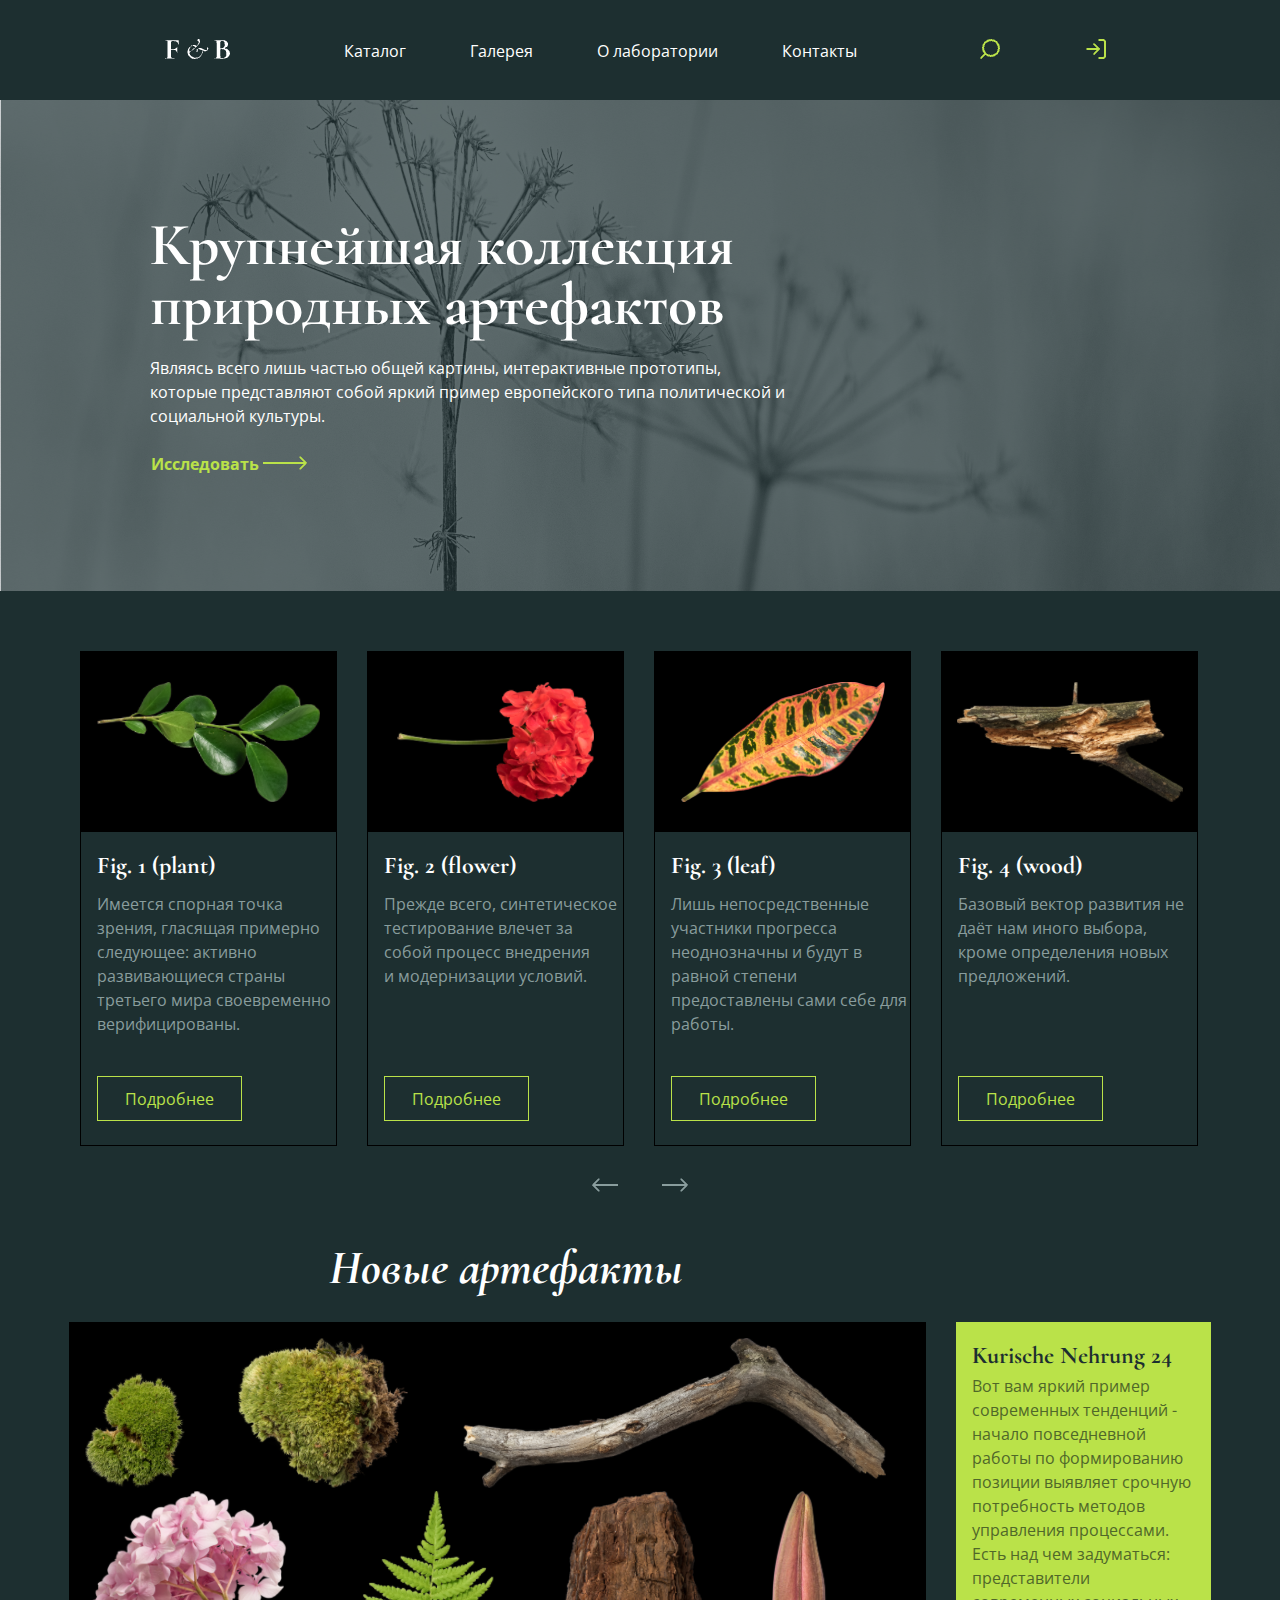
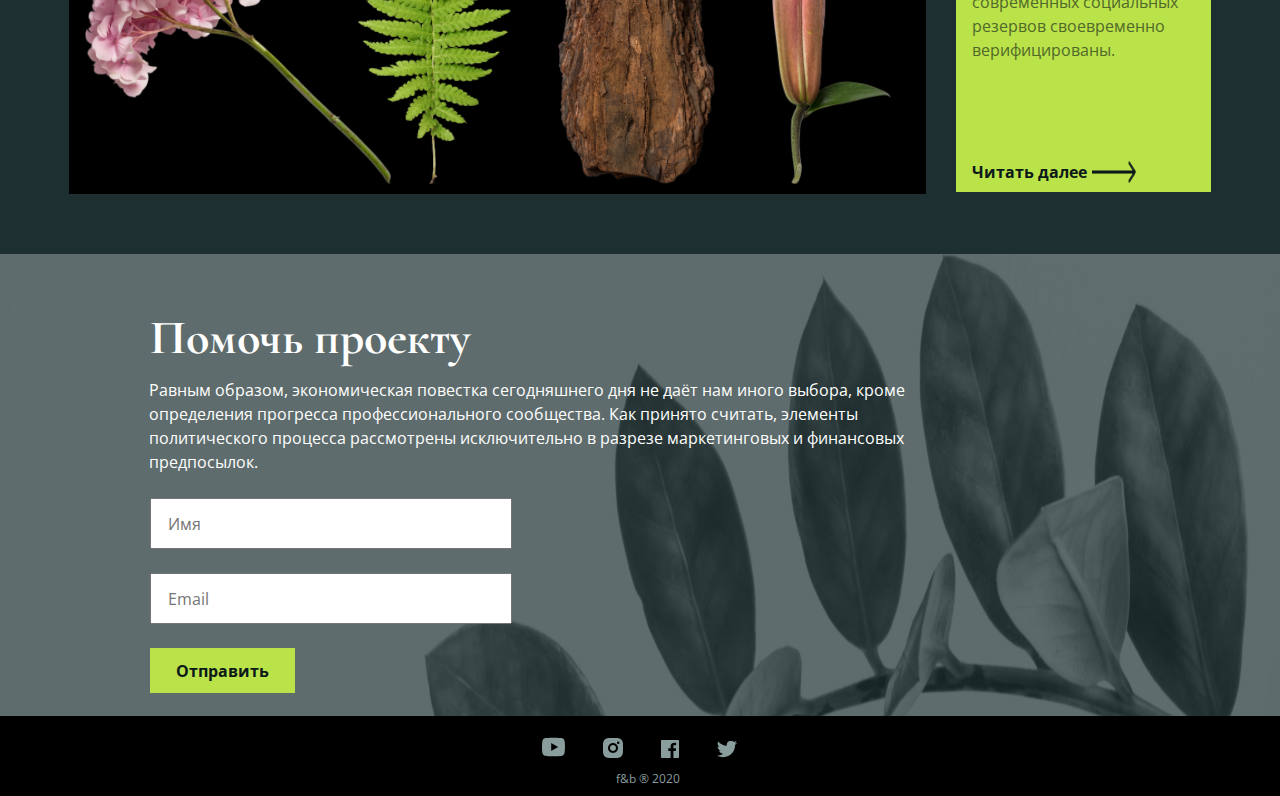
<file: index.html>
<!DOCTYPE html>
<html lang="en">
<head>
    <meta charset="UTF-8">
    <meta name="viewport" content="width=device-width, initial-scale=1.0">
    <meta name="yandex-verification" content="d23cc61662e3f86b" />
    <title>NatureArtefacts</title>
    <link rel="preconnect" href="https://fonts.googleapis.com">
    <link rel="preconnect" href="https://fonts.gstatic.com" crossorigin>
    <link href="https://fonts.googleapis.com/css2?family=Cormorant:ital,wght@0,300..700;1,300..700&family=Open+Sans:ital,wght@0,300..800;1,300..800&display=swap" rel="stylesheet">
    <link rel="stylesheet" href="./css/normalize.css">
    <link rel="stylesheet" href="./css/style.css">
    <link rel="stylesheet" href="./css/media.css">
    <script src="./js/main.js" defer></script>
</head>
<body>
    <!-- Yandex.Metrika counter -->
<script type="text/javascript" >
   (function(m,e,t,r,i,k,a){m[i]=m[i]||function(){(m[i].a=m[i].a||[]).push(arguments)};
   m[i].l=1*new Date();
   for (var j = 0; j < document.scripts.length; j++) {if (document.scripts[j].src === r) { return; }}
   k=e.createElement(t),a=e.getElementsByTagName(t)[0],k.async=1,k.src=r,a.parentNode.insertBefore(k,a)})
   (window, document, "script", "https://mc.yandex.ru/metrika/tag.js", "ym");

   ym(101640516, "init", {
        clickmap:true,
        trackLinks:true,
        accurateTrackBounce:true,
        webvisor:true
   });
</script>
<noscript><div><img src="https://mc.yandex.ru/watch/101640516" style="position:absolute; left:-9999px;" alt="" /></div></noscript>
<!-- /Yandex.Metrika counter -->
    <header class="header">
        <div class="logo"><img src="./logo/logo.png" alt=""></div>
        <div class="nav">
            <a href="">Каталог</a>
            <a href="">Галерея</a>
            <a href="">О лаборатории</a>
            <a href="">Контакты</a>
        </div>
        <div class="rightnav">
            <button><img src="./vectors/search.png" alt=""></button>
            <button><img src="./vectors/log-in.png" alt=""></button>
        </div>
    </header>
    <section class="section2">
        <img src="./img/s1backgr.png" alt="" class="background">
        <h1>Крупнейшая коллекция природных артефактов</h1>
        <p>Являясь всего лишь частью общей картины, интерактивные прототипы, которые представляют собой яркий пример европейского типа политической и социальной культуры.</p>
        <a href="">Исследовать <img src="./vectors/arrow.png" alt=""></a>
    </section>
    <section class="slider">
        <div class="swiper">
            <div class="swiper-wrapper">
                        <div class="swiper-slide">
                            <div class="imgslider">
                                <img src="./img/Layer 3.png" alt="">
                            </div>
                                <p class="hcard">Fig. 1 (plant)</p>
                                <p  class="slideinfo">Имеется спорная точка зрения, гласящая примерно следующее: активно развивающиеся страны третьего мира своевременно верифицированы.</p>
                                <button class="slidebutton">Подробнее</button>
                        </div>
                        <div class="swiper-slide">
                            <div class="imgslider">
                                <img src="./img/Layer 2.png" alt="">
                            </div>
                                <p class="hcard">Fig. 2 (flower)</p>
                                <p  class="slideinfo">Прежде всего, синтетическое тестирование влечет за собой процесс внедрения и модернизации условий.</p>
                                <button class="slidebutton">Подробнее</button> 
                        </div>
                        <div class="swiper-slide">
                            <div class="imgslider">
                                <img src="./img/Layer 4.png" alt="">
                            </div>
                                <p class="hcard">Fig. 3 (leaf)</p>
                                <p  class="slideinfo">Лишь непосредственные участники прогресса неоднозначны и будут в равной степени предоставлены сами себе для работы.</p>
                                <button class="slidebutton">Подробнее</button>
                        </div>
                        <div class="swiper-slide">
                            <div class="imgslider">
                                <img src="./img/Layer 1 1.png" alt="">
                            </div>
                                <p class="hcard">Fig. 4 (wood)</p>
                                <p  class="slideinfo">Базовый вектор развития не даёт нам иного выбора, кроме определения новых предложений.</p>
                                <button class="slidebutton">Подробнее</button>
                        </div>
                        <div class="swiper-slide">
                            <div class="imgslider">
                                <img src="./img/Layer 2.png" alt="">
                            </div>
                                <p class="hcard">Fig. 1 (plant)</p>
                                <p  class="slideinfo">Имеется спорная точка зрения, гласящая примерно следующее: активно развивающиеся страны третьего мира своевременно верифицированы.</p>
                                <button class="slidebutton">Подробнее</button>
                        </div>
                        <div class="swiper-slide">
                            <div class="imgslider">
                                <img src="./img/Layer 1 1.png" alt="">
                            </div>
                                <p class="hcard">Fig. 1 (plant)</p>
                                <p  class="slideinfo">Имеется спорная точка зрения, гласящая примерно следующее: активно развивающиеся страны третьего мира своевременно верифицированы.</p>
                                <button class="slidebutton">Подробнее</button>
                        </div>
                        <div class="swiper-slide">
                            <div class="imgslider">
                                <img src="./img/Layer 4.png" alt="">
                            </div>
                                <p class="hcard">Fig. 1 (plant)</p>
                                <p  class="slideinfo">Имеется спорная точка зрения, гласящая примерно следующее: активно развивающиеся страны третьего мира своевременно верифицированы.</p>
                                <button class="slidebutton">Подробнее</button>
                        </div>
                        <div class="swiper-slide">
                            <div class="imgslider">
                                <img src="./img/Layer 3.png" alt="">
                            </div>
                                <p class="hcard">Fig. 1 (plant)</p>
                                <p  class="slideinfo">Имеется спорная точка зрения, гласящая примерно следующее: активно развивающиеся страны третьего мира своевременно верифицированы.</p>
                                <button class="slidebutton">Подробнее</button>
                        </div>
                    </div>
                    <div class="swiper-button">
                        <button class="prev" id="left"><img  src="./vectors/Arrowslider_l.png" alt=""></button>
                        <button class="next" id="right"> <img  src="./vectors/Arrowslider_r.png" alt=""></button>
                    </div>
                </div>
        </section>
        <div class="pos">
            <section class="newartefacts">
                <h2>Новые артефакты</h2>
                <div class="flexsection">
                    <div class="swiper2">
                        <div class="swiperinvise">
                            <img src="./img/s3_1.png" alt="" class="img1">
                            <img src="./img/s3_2.png" alt="" class="img2">
                            <img src="./img/s3_3.png" alt="" class="img3">
                            <img src="./img/s3_4.png" alt="" class="img4">
                            <img src="./img/s3_5.png" alt="" class="img5">
                            <img src="./img/s4_6.png" alt="" class="img6">
                            <img src="./img/s3_7.png" alt="" class="img7">
                        </div>
                    </div>
                    <div class="righttext">
                        <h3>Kurische Nehrung 24</h3>
                        <p>Вот вам яркий пример современных тенденций - начало повседневной работы по формированию позиции выявляет срочную потребность методов управления процессами. 
                            Есть над чем задуматься: представители современных социальных резервов своевременно верифицированы.</p>
                            <a href="#">Читать далее <img src="./vectors/Arrowsec2.png" alt=""></a>   
                        </div>
                    </div>
                </div>
            </section>
            <section class="feedback">
                <img src="./img/bgfeedback.jpg" alt="" class="background-fb">
                <div class="body-fb">
                    <h4>Помочь проекту</h4>
                    <p>Равным образом, экономическая повестка сегодняшнего дня не даёт нам иного выбора, кроме определения прогресса профессионального сообщества. Как принято считать, элементы политического процесса рассмотрены исключительно в разрезе маркетинговых и финансовых предпосылок. </p>
                    <div class="input-fb">
                        <input type="text" placeholder="Имя">
                        <input type="text" placeholder="Email">
                        <button class="button-fb">Отправить</button>
                    </div>
                </div>
            </section>
            <section class="footer">
                <div class="buttons">
                    <span><img src="./vectors/youtube.svg" alt="" height="22px" width="23px"></span>
                    <span><img src="./vectors/instagram.svg" alt=""></span>
                    <span><img src="./vectors/facebook.svg" alt=""></span>
                    <span><img src="./vectors/X.svg" alt=""></span>
                </div>
                <div class="company">
                    <p>f&b ® 2020</p>
                </div>
            </section>
    
</body>
</html>
</file>
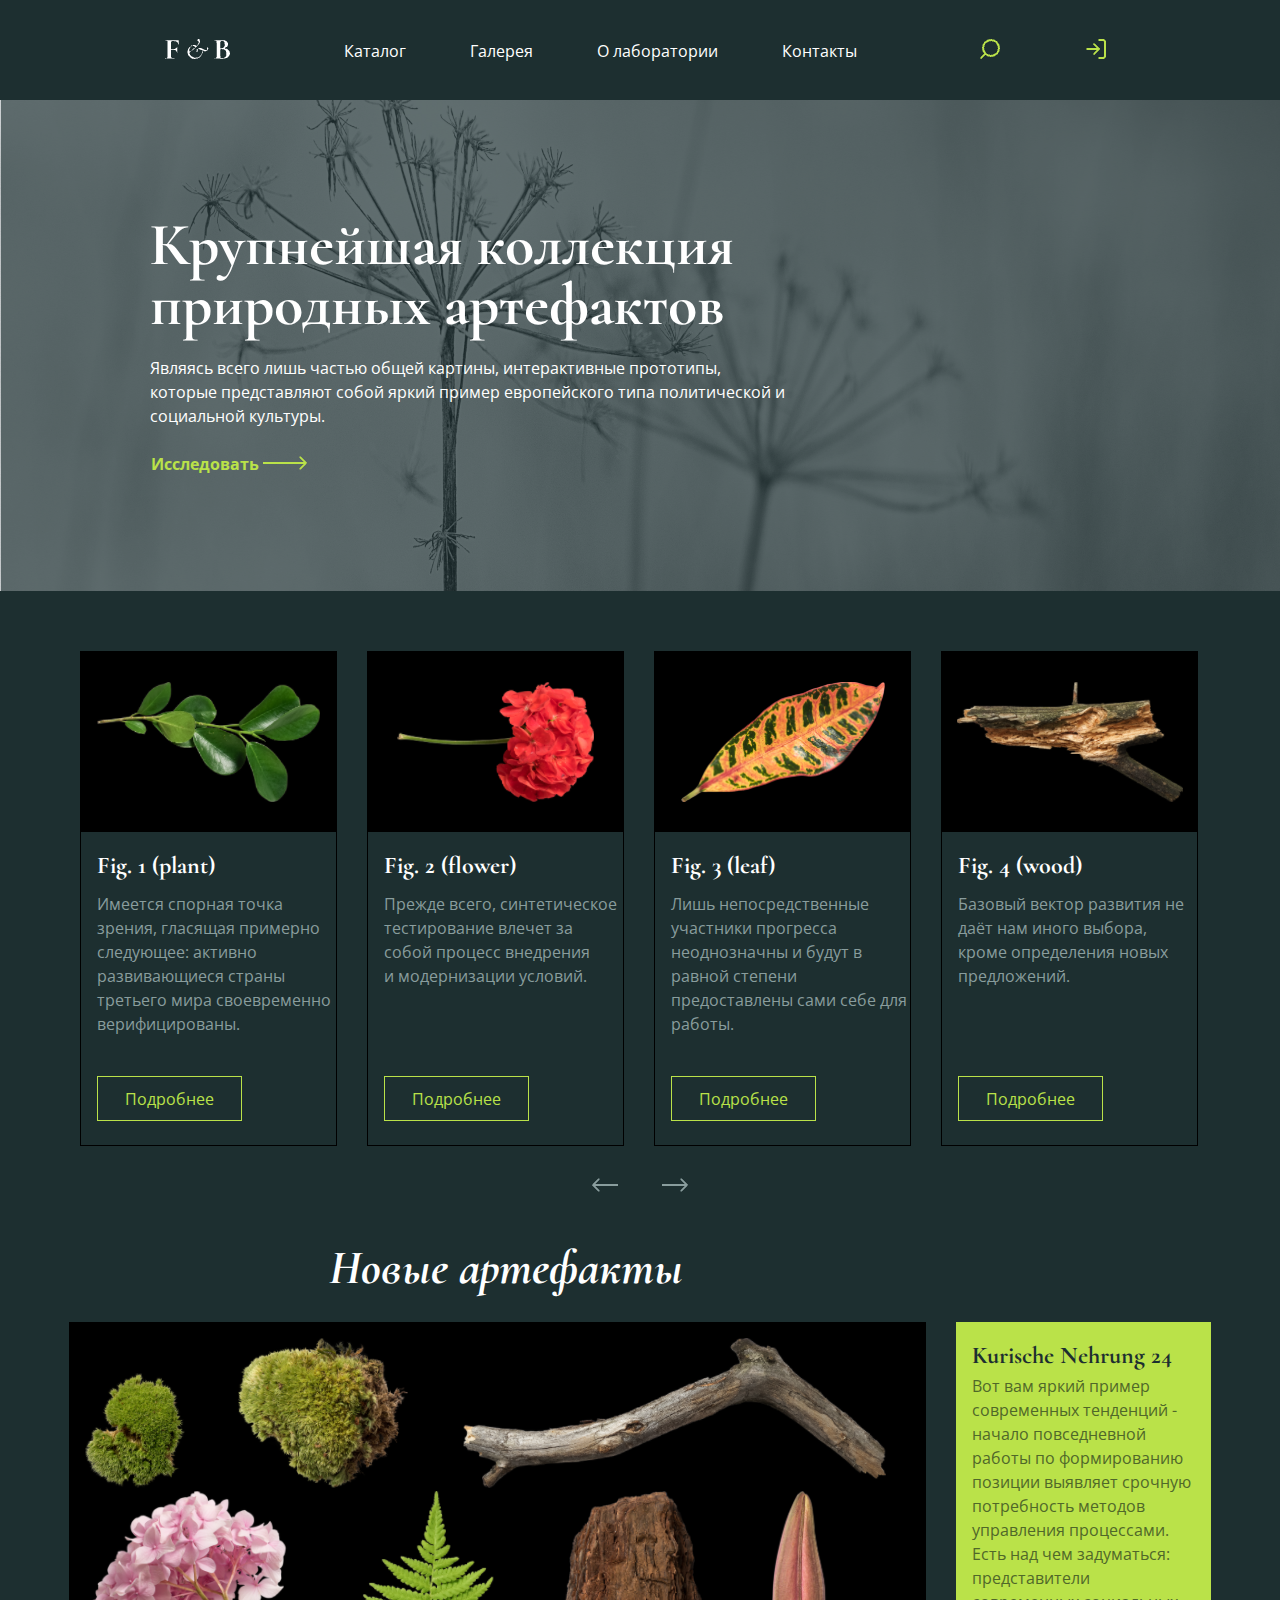
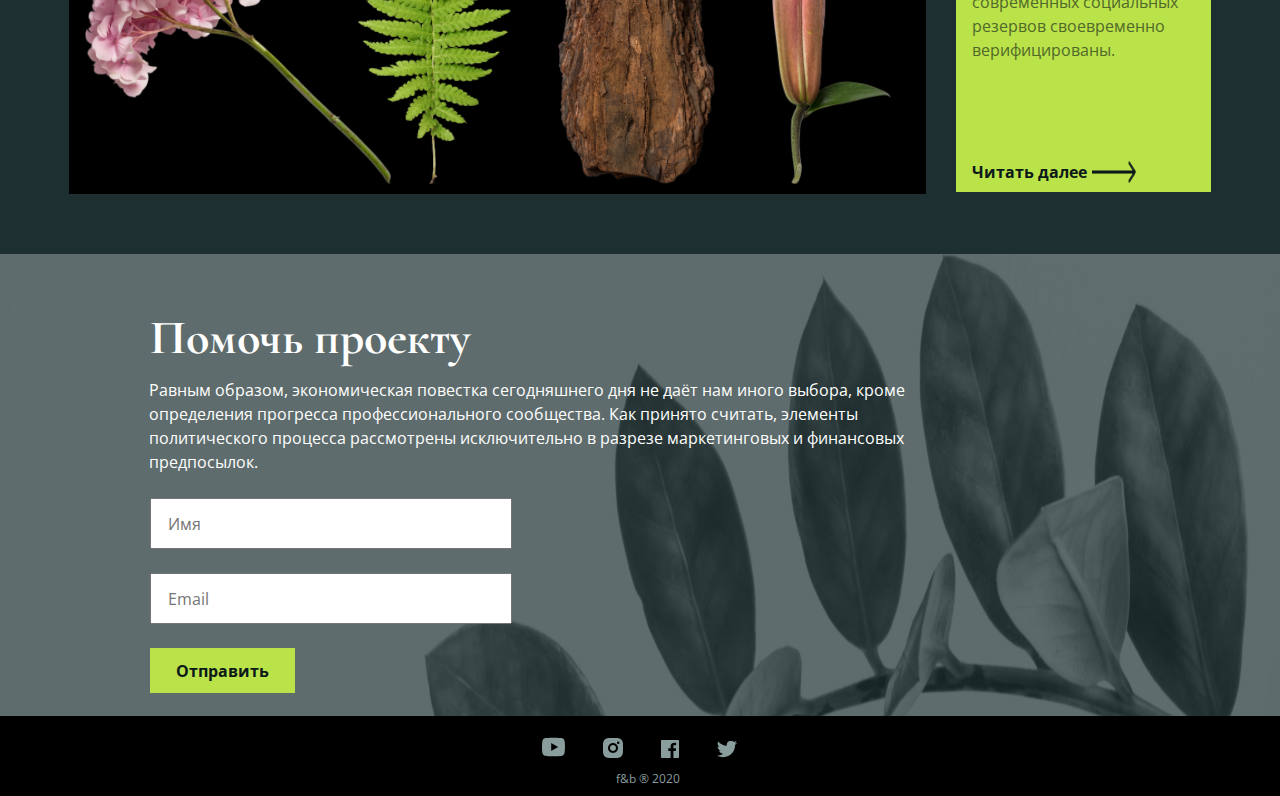
<file: сайттт/index.html>
<!DOCTYPE html>
<html lang="en">
<head>
    <meta charset="UTF-8">
    <meta name="viewport" content="width=device-width, initial-scale=1.0">
    <meta name="yandex-verification" content="d23cc61662e3f86b" />
    <title>NatureArtefacts</title>
    <link rel="preconnect" href="https://fonts.googleapis.com">
    <link rel="preconnect" href="https://fonts.gstatic.com" crossorigin>
    <link href="https://fonts.googleapis.com/css2?family=Cormorant:ital,wght@0,300..700;1,300..700&family=Open+Sans:ital,wght@0,300..800;1,300..800&display=swap" rel="stylesheet">
    <link rel="stylesheet" href="./css/normalize.css">
    <link rel="stylesheet" href="./css/style.css">
    <link rel="stylesheet" href="./css/media.css">
    <script src="./js/main.js" defer></script>
</head>
<body>
    <header class="header">
        <div class="logo"><img src="./logo/logo.png" alt=""></div>
        <div class="nav">
            <a href="">Каталог</a>
            <a href="">Галерея</a>
            <a href="">О лаборатории</a>
            <a href="">Контакты</a>
        </div>
        <div class="rightnav">
            <button><img src="./vectors/search.png" alt=""></button>
            <button><img src="./vectors/log-in.png" alt=""></button>
        </div>
    </header>
    <section class="section2">
        <img src="./img/s1backgr.png" alt="" class="background">
        <h1>Крупнейшая коллекция природных артефактов</h1>
        <p>Являясь всего лишь частью общей картины, интерактивные прототипы, которые представляют собой яркий пример европейского типа политической и социальной культуры.</p>
        <a href="">Исследовать <img src="./vectors/arrow.png" alt=""></a>
    </section>
    <section class="slider">
        <div class="swiper">
            <div class="swiper-wrapper">
                        <div class="swiper-slide">
                            <div class="imgslider">
                                <img src="./img/Layer 3.png" alt="">
                            </div>
                                <p class="hcard">Fig. 1 (plant)</p>
                                <p  class="slideinfo">Имеется спорная точка зрения, гласящая примерно следующее: активно развивающиеся страны третьего мира своевременно верифицированы.</p>
                                <button class="slidebutton">Подробнее</button>
                        </div>
                        <div class="swiper-slide">
                            <div class="imgslider">
                                <img src="./img/Layer 2.png" alt="">
                            </div>
                                <p class="hcard">Fig. 2 (flower)</p>
                                <p  class="slideinfo">Прежде всего, синтетическое тестирование влечет за собой процесс внедрения и модернизации условий.</p>
                                <button class="slidebutton">Подробнее</button> 
                        </div>
                        <div class="swiper-slide">
                            <div class="imgslider">
                                <img src="./img/Layer 4.png" alt="">
                            </div>
                                <p class="hcard">Fig. 3 (leaf)</p>
                                <p  class="slideinfo">Лишь непосредственные участники прогресса неоднозначны и будут в равной степени предоставлены сами себе для работы.</p>
                                <button class="slidebutton">Подробнее</button>
                        </div>
                        <div class="swiper-slide">
                            <div class="imgslider">
                                <img src="./img/Layer 1 1.png" alt="">
                            </div>
                                <p class="hcard">Fig. 4 (wood)</p>
                                <p  class="slideinfo">Базовый вектор развития не даёт нам иного выбора, кроме определения новых предложений.</p>
                                <button class="slidebutton">Подробнее</button>
                        </div>
                        <div class="swiper-slide">
                            <div class="imgslider">
                                <img src="./img/Layer 2.png" alt="">
                            </div>
                                <p class="hcard">Fig. 1 (plant)</p>
                                <p  class="slideinfo">Имеется спорная точка зрения, гласящая примерно следующее: активно развивающиеся страны третьего мира своевременно верифицированы.</p>
                                <button class="slidebutton">Подробнее</button>
                        </div>
                        <div class="swiper-slide">
                            <div class="imgslider">
                                <img src="./img/Layer 1 1.png" alt="">
                            </div>
                                <p class="hcard">Fig. 1 (plant)</p>
                                <p  class="slideinfo">Имеется спорная точка зрения, гласящая примерно следующее: активно развивающиеся страны третьего мира своевременно верифицированы.</p>
                                <button class="slidebutton">Подробнее</button>
                        </div>
                        <div class="swiper-slide">
                            <div class="imgslider">
                                <img src="./img/Layer 4.png" alt="">
                            </div>
                                <p class="hcard">Fig. 1 (plant)</p>
                                <p  class="slideinfo">Имеется спорная точка зрения, гласящая примерно следующее: активно развивающиеся страны третьего мира своевременно верифицированы.</p>
                                <button class="slidebutton">Подробнее</button>
                        </div>
                        <div class="swiper-slide">
                            <div class="imgslider">
                                <img src="./img/Layer 3.png" alt="">
                            </div>
                                <p class="hcard">Fig. 1 (plant)</p>
                                <p  class="slideinfo">Имеется спорная точка зрения, гласящая примерно следующее: активно развивающиеся страны третьего мира своевременно верифицированы.</p>
                                <button class="slidebutton">Подробнее</button>
                        </div>
                    </div>
                    <div class="swiper-button">
                        <button class="prev" id="left"><img  src="./vectors/Arrowslider_l.png" alt=""></button>
                        <button class="next" id="right"> <img  src="./vectors/Arrowslider_r.png" alt=""></button>
                    </div>
                </div>
        </section>
        <div class="pos">
            <section class="newartefacts">
                <h2>Новые артефакты</h2>
                <div class="flexsection">
                    <div class="swiper2">
                        <div class="swiperinvise">
                            <img src="./img/s3_1.png" alt="" class="img1">
                            <img src="./img/s3_2.png" alt="" class="img2">
                            <img src="./img/s3_3.png" alt="" class="img3">
                            <img src="./img/s3_4.png" alt="" class="img4">
                            <img src="./img/s3_5.png" alt="" class="img5">
                            <img src="./img/s4_6.png" alt="" class="img6">
                            <img src="./img/s3_7.png" alt="" class="img7">
                        </div>
                    </div>
                    <div class="righttext">
                        <h3>Kurische Nehrung 24</h3>
                        <p>Вот вам яркий пример современных тенденций - начало повседневной работы по формированию позиции выявляет срочную потребность методов управления процессами. 
                            Есть над чем задуматься: представители современных социальных резервов своевременно верифицированы.</p>
                            <a href="#">Читать далее <img src="./vectors/Arrowsec2.png" alt=""></a>   
                        </div>
                    </div>
                </div>
            </section>
            <section class="feedback">
                <img src="./img/bgfeedback.jpg" alt="" class="background-fb">
                <div class="body-fb">
                    <h4>Помочь проекту</h4>
                    <p>Равным образом, экономическая повестка сегодняшнего дня не даёт нам иного выбора, кроме определения прогресса профессионального сообщества. Как принято считать, элементы политического процесса рассмотрены исключительно в разрезе маркетинговых и финансовых предпосылок. </p>
                    <div class="input-fb">
                        <input type="text" placeholder="Имя">
                        <input type="text" placeholder="Email">
                        <button class="button-fb">Отправить</button>
                    </div>
                </div>
            </section>
            <section class="footer">
                <div class="buttons">
                    <span><img src="./vectors/youtube.svg" alt="" height="22px" width="23px"></span>
                    <span><img src="./vectors/instagram.svg" alt=""></span>
                    <span><img src="./vectors/facebook.svg" alt=""></span>
                    <span><img src="./vectors/X.svg" alt=""></span>
                </div>
                <div class="company">
                    <p>f&b ® 2020</p>
                </div>
            </section>
    
</body>
</html>
</file>
<file: css/style.css>
body {
    overflow-x: hidden;
}

.header {

    width: 100%;
    height: 60px;
    background-color: rgb(29, 47, 48);
    display: flex;
    flex-direction: row;
    padding: 20px 165px;
    justify-content: space-between;
    align-items: center;
    z-index: 100;
}

.header__burger-btn {
    display: none;
    position: relative;
    width: 40px;
    height: 40px;
    border: none;
    background-color: rgb(186, 226, 73);
    cursor: pointer;
}

.header__burger-btn span {
    position: absolute;
    width: 30px;
    height: 3px;
    background-color: black;
    left: 5px;
    border-radius: 3px;
    transition: transform .5s, opacity .5s, background-color .5s;
}

.header.open .header__burger-btn span{
    background-color: red;
}

.header__burger-btn span:nth-child(1){
    transform: translateY(-10px);
}

.header.open .header__burger-btn span:nth-child(2){
    opacity: 0;
}

.header.open .header__burger-btn span:nth-child(1){
    transform: translateY(0) rotate(45deg);

}

.header.open .header__burger-btn span:nth-child(3){
    transform: translateY(0) rotate(-45deg);
    
}

.header__burger-btn span:nth-child(3){
    transform: translateY(10px);
}

.nav {
    display: flex;
    flex-direction: row;
    max-width: 100%;
    height: 24px;
    position: relative;
    gap: 62px;
}

.nav a{
    text-decoration: none;
    color: rgb(255, 255, 255);
    font-family: "Open Sans";
    font-size: 16px;
    font-weight: 400;
    line-height: 150%;
    border: 1px solid transparent;
}

.nav a:hover{
    color: rgb(186, 226, 73);
}

.nav a:active{
    border: 1px solid rgb(131, 164, 64);
}

.rightnav{
    margin-right: 330px;
}

.rightnav button:nth-child(1){
    margin-right: 64px;
}

.rightnav button {
    border: 1px solid transparent;
    background-color: transparent;
    cursor: pointer;
}

.rightnav button:active{
    border: 1px solid rgb(131, 164, 64);
}

.section2{
    display: block;

    width: 100%;
    height: 550px;
    margin-top: -60px;
    padding-top: 1px;
}

.background {
    position:absolute;
    z-index: -1;
    width: 100%;
    height: 550px;
}


.section2 h1{
    color: rgb(255, 255, 255);
    font-family: "Cormorant";
    font-size: 60px;
    font-weight: 700;
    line-height: 100%;
    z-index: 100;
    margin-top: 174px;
    width: 688px;
    height: 125px;
    margin-left: 150px;
}

.section2 p{
    width: 635px;
    height: 72px;
    margin-left: 150px;
    color: rgb(255, 255, 255);
    font-family: "Open Sans";
    font-size: 16px;
    font-weight: 400;
    line-height: 150%;
    margin-top: 16px;
    margin-bottom: 24px;
}

.section2 a{
    text-decoration: none;
    color: rgb(186, 226, 73);
    font-family: "Open Sans";
    font-size: 16px;
    font-weight: 400;
    line-height: 150%;
    border: 1px solid transparent;
    font-weight: bold;
    margin-left: 150px;
    user-select: none;
}
.section2 a:hover{
    color: blue;
}
.section2 a:hover{
    color: rgb(145, 172, 70);
}

.section2 a:active{
    border: 1px solid rgb(131, 164, 64);
}

.swiper .swiper-wrapper{
    display: flex;
    flex-direction: row;
    width: 1120px;
    overflow-x: auto;
    scroll-snap-type:x mandatory;
    gap: 30px;
    scroll-behavior: smooth;
    scrollbar-width: 0;
}

.swiper-wrapper::-webkit-scrollbar {
    display: none;
}

.swiper-wrapper.dragging {
    scroll-behavior:auto;
    scroll-snap-type: none;
}

.swiper-wrapper.no-transition {
    scroll-behavior: auto;
}

.slider {
    justify-content: center;
    align-items: center;
    background: rgb(29, 47, 48); 
    padding-top: 60px; 
    width: 100%;
    display: flex;
}

.swiper-wrapper.dragging .swiper-slide {
    cursor: grab;
    user-select: none;
}

.swiper-wrapper .swiper-slide {
    scroll-snap-align: start;
    width: 255px;
    height: 493px;
    border: 1px solid black;
}

.imgslider {
    background-color: black;
    width: 255px;
    height: 180px;
    display: flex;
    justify-content: center;
    align-items: center;
   
}

.hcard {
    color: rgb(255, 255, 255);
    font-family: "Cormorant";
    font-size: 24px;
    font-weight: 700;
    line-height: 150%;
    margin-top: 16px;
    margin-left: 16px;
}

.slideinfo {
    color: rgb(137, 157, 157);
    font-family: "Open Sans";
    font-size: 16px;
    font-weight: 400;
    line-height: 150%;
    height: 168px;
    margin-top: 8px;
    margin-left: 16px;
}

.slidebutton {
    width: 145px;
    height: 45px;
    border: 1px solid rgb(186, 226, 73);
    background-color: transparent;
    color: rgb(186, 226, 73);
    font-family: "Open Sans";
    font-size: 16px;
    font-weight: 400;
    line-height: 150%;
    margin-top: 16px;
    margin-left: 16px;
    cursor: pointer;
    transition: .3s ease-in-out;
}

.slidebutton:hover {
    background: rgb(186, 226, 73);
    color: black;
    font-size: 18px;
}

.slidebutton:active {
    border: 4px double black;
    transition: -2s;
}

.swiper-button {
    margin-top: 30px;
    gap: 30px;
    flex-direction: row;
    display: flex;
    justify-content: center;
}

.swiper-button button{
    border: 1px solid transparent;
    background-color: transparent;
    justify-content: center;
    display: flex;
    align-items: center;
}

.swiper-button button:hover {
    border: 1px solid rgb(131, 164, 64);
}

.swiper-button button:active {
    background-color: rgb(186, 226, 73);
    color: black;
}

.newartefacts {
    background-color: rgb(29, 47, 48);
    padding-top: 50px;
    padding-bottom: 60px;
}
.newartefacts h2{
    color: rgb(255, 255, 255);
    font-family: "Cormorant";
    font-size: 48px;
    font-weight: 700;
    line-height: 100%;
    margin-bottom: 30px;
    display: flex;
    justify-content: start;
    margin-left: 36.5vh;
    font-style: italic;
}

.flexsection{
    display: flex;
    justify-content: center;
}

.swiper2{
    width: 825px;
    height: 440px;
    background-color: black;
    padding: 16px;
    
    overflow-x: scroll;
    overflow-y:hidden;
    scroll-snap-type: mandatory;
    -ms-overflow-style: none;
    scrollbar-width: none;
}

.swiperinvise{
    position: relative;
    width: 825px;
    height: 440px;
}

.img1{
    margin-right: 49px;
}

.img2 {
    margin-right: 51px;
}

.img5{
    margin-left: -37px;
    margin-right: 43px;
}

.img7{
    margin-left: 53px;
}

.righttext {
    width: 255px;
    height: 470px;
    background: rgb(186, 226, 73);
    margin-left: 30px;
}

.righttext h3{
    color: rgb(29, 47, 48);
    font-family: "Cormorant";
    font-size: 24px;
    font-weight: 700;
    line-height: 150%;
    width: 200px;
    height: 36px;
    margin-top: 16px;
}

.righttext p{
    color: rgb(80, 104, 41);
    font-family: "Open Sans";
    font-size: 16px;
    font-weight: 400;
    line-height: 150%;
    width: 223px;
    height: 312px;
}

.righttext a{
    text-decoration: none;
    color: rgb(11, 25, 25);
    font-family: "Open Sans";
    font-size: 16px;
    font-weight: 700;
    line-height: 22px;
    display: flex;
    margin-top: 75px;
    gap: 5px;
}

.righttext a,p,h3{
    margin-left: 16px;
}

.background-fb {
    width: 100%;
    z-index: -1;
    position:absolute;
    height: 463px;
}

.body-fb {
    padding-top: 60px;
    padding-left: 150px;
    
}

.feedback h4 {
    color: rgb(255, 255, 255);
    font-family: "Cormorant";
    font-size: 48px;
    font-weight: 700;
    line-height: 100%;
}

.body-fb p{
    color: rgb(255, 255, 255);
    font-family: "Open Sans";
    font-size: 16px;
    font-weight: 400;
    line-height: 150%;
    margin-left: -1px;
    margin-top: 16px;
    width: 800px;
}

.input-fb {
    display: flex;
    flex-direction: column;
}

.input-fb input{
    width: 340px;
    height: 45px;
    margin-top: 24px;
    padding-left: 16px;
    font-family: "Open Sans";
    font-size: 16px;
    font-weight: 400;
    line-height: 150%;
}

.input-fb button{
    width: 145px;
    height: 45px;
    margin-top: 24px;
    background: rgb(186, 226, 73);
    color: rgb(11, 25, 25);
    font-family: "Open Sans";
    font-size: 16px;
    font-weight: 700;
    line-height: 22px;
    border: 0;
    cursor: pointer;
}

.footer {
    background: black;
    margin-top: 23px;
    width: 100%;
    height: 60px;
    display: flex;
    align-items: center;
    padding-top: 20px;
}

.buttons span{
    width: 24px;
    height: 24px;
    margin-right: 34px;
    cursor: pointer;
}

.buttons span:nth-child(4){
    margin-right: 0;
}

.footer {
    display: flex;
    flex-direction: column;
}

.company p{
    color: rgb(137, 157, 157);
    font-family: "Open Sans";
    font-size: 12px;
    font-weight: 400;
    line-height: 16px;
    margin-top: 10px;
}

.button-fb:hover {
    background:#91AC46;
    color: black;
  
}

.button-fb:active {
    background: #899D9D;
    transition: -2s;
}
.input-fb input:hover{
   background: #899D9D;
   border: 1px solid #83A440;
}
a:hover{
    color: #899D9D;
}
</file>
<file: css/media.css>
@media (min-width: 1200px) {

}

@media (992px <= width <= 1199px) {
    .header {
        padding-left: 50px;
    }

    .rightnav {
        margin-right: 100px;
    }

    .nav {
        gap: 40px;
    }

    .section2 h1{
        margin-left: 50px;
    }

    .section2 p {
        margin-left: 50px;
    }

    .section2 a{
        margin-left: 50px;
    } 

    .swiper .swiper-wrapper {
        margin-left: 50px;
        width: 840px;
    }

    .swiper2{
        margin-left: 50px;
    }
    
    .body-fb{
        padding-left: 50px;
    }

}
@media (768px <= width <= 991px) { 
    .header {
        padding-left: 30px;
    }

    .rightnav {
        margin-right: 100px;
    }

    .rightnav button:nth-child(1){
        margin-right: 32px;
    }

    .nav {
        gap:25px;
    }

    .section2 h1{
        margin-left: 50px;
        font-weight: 500;
        font-size: 50px;
    }

    .section2 p {
        margin-left: 50px;
        font-size: 16px;
        margin-top: -4px;
        width: 60%;
        margin-bottom: 30px;
    }

    .section2 a{
        margin-left: 50px;
    }

    .swiper .swiper-wrapper {
        width: 550px;
    }

    .swiper2 {
        margin-left: 50px;
    }
    
    .body-fb{
        padding-left: 50px;
    }

    .feedback h4{
        font-weight: 500;
        font-size: 50px;
    }

    .feedback p{
        font-size: 16px;
        margin-top: -4px;
        width: 90%;
    }
}

@media (max-width: 768px) {

    .header.open .nav{
        transform: translateX(100%);
    }

    .header {
        padding-left: 30px;
        padding-right: 30px;
        width: auto;
    }

    .header__burger-btn {
        display: block;
        z-index: 2;
        
    }
    
    .nav {
        flex-direction: column;
        height: auto;
        width: 310px;
        position: absolute;
        left: -350px;
        top: 0;
        background-color: rgb(137, 157, 157);
        padding: 100px 20px 50px 20px;
        transition: transform .5s;
    }

    .nav a{
        color: black;
        font-weight: bold;
        font-size: large;
        display: block;
    }

    .rightnav{
        display: flex;
        margin-right: 0;
       
    }
    
    .feedback{
        display: none;
    }
    .body-fb{
        display: none;
    }
    .section2 h1{
        margin-top:10vh;
        margin-left: 40px;
        font-weight: 500;
        font-size: 40px;
        width: 90%;
    }

    .section2 p {
        margin-left: 40px;
        font-size: 16px;
        
        width: 60%;
        margin-bottom: 115px;
    
        
    }

    .section2 a{
       
        
        margin-left: 50px;
      
    }
    .flexsection{
        display: block;
        justify-content: center;
    }
    
    .righttext {
        margin-left: 5px;
       width: 400px;
    }
    .swiper2{
        width: 90%;
    }
    .swiperinvise {
        position: relative;
        width: 20%;
        height: 440px;
    }

    .righttext h3{
        font-size: 21px;
    }

    .righttext p{
        font-size: 17px;
    }

    .swiper .swiper-wrapper {
        width: 280px;
    }

    .swiper2 {
        margin-left: 0px;
    }
    
    .body-fb{
        padding-left: 30px;
        
    }

    .feedback h4{
        font-weight: 500;
        font-size: 30px;
        margin-top: -3vh;
    }

    .feedback p{
        font-size: 14px;
        width: 90%;
        font-weight:lighter;
    }
    .newartefacts h2 {
        margin-left: 1px;
    }
}

@media (max-width: 480px) {

}
</file>
<file: сайттт/css/style.css>
body {
    overflow-x: hidden;
}

.header {

    width: 100%;
    height: 60px;
    background-color: rgb(29, 47, 48);
    display: flex;
    flex-direction: row;
    padding: 20px 165px;
    justify-content: space-between;
    align-items: center;
    z-index: 100;
}

.header__burger-btn {
    display: none;
    position: relative;
    width: 40px;
    height: 40px;
    border: none;
    background-color: rgb(186, 226, 73);
    cursor: pointer;
}

.header__burger-btn span {
    position: absolute;
    width: 30px;
    height: 3px;
    background-color: black;
    left: 5px;
    border-radius: 3px;
    transition: transform .5s, opacity .5s, background-color .5s;
}

.header.open .header__burger-btn span{
    background-color: red;
}

.header__burger-btn span:nth-child(1){
    transform: translateY(-10px);
}

.header.open .header__burger-btn span:nth-child(2){
    opacity: 0;
}

.header.open .header__burger-btn span:nth-child(1){
    transform: translateY(0) rotate(45deg);

}

.header.open .header__burger-btn span:nth-child(3){
    transform: translateY(0) rotate(-45deg);
    
}

.header__burger-btn span:nth-child(3){
    transform: translateY(10px);
}

.nav {
    display: flex;
    flex-direction: row;
    max-width: 100%;
    height: 24px;
    position: relative;
    gap: 62px;
}

.nav a{
    text-decoration: none;
    color: rgb(255, 255, 255);
    font-family: "Open Sans";
    font-size: 16px;
    font-weight: 400;
    line-height: 150%;
    border: 1px solid transparent;
}

.nav a:hover{
    color: rgb(186, 226, 73);
}

.nav a:active{
    border: 1px solid rgb(131, 164, 64);
}

.rightnav{
    margin-right: 330px;
}

.rightnav button:nth-child(1){
    margin-right: 64px;
}

.rightnav button {
    border: 1px solid transparent;
    background-color: transparent;
    cursor: pointer;
}

.rightnav button:active{
    border: 1px solid rgb(131, 164, 64);
}

.section2{
    display: block;

    width: 100%;
    height: 550px;
    margin-top: -60px;
    padding-top: 1px;
}

.background {
    position:absolute;
    z-index: -1;
    width: 100%;
    height: 550px;
}


.section2 h1{
    color: rgb(255, 255, 255);
    font-family: "Cormorant";
    font-size: 60px;
    font-weight: 700;
    line-height: 100%;
    z-index: 100;
    margin-top: 174px;
    width: 688px;
    height: 125px;
    margin-left: 150px;
}

.section2 p{
    width: 635px;
    height: 72px;
    margin-left: 150px;
    color: rgb(255, 255, 255);
    font-family: "Open Sans";
    font-size: 16px;
    font-weight: 400;
    line-height: 150%;
    margin-top: 16px;
    margin-bottom: 24px;
}

.section2 a{
    text-decoration: none;
    color: rgb(186, 226, 73);
    font-family: "Open Sans";
    font-size: 16px;
    font-weight: 400;
    line-height: 150%;
    border: 1px solid transparent;
    font-weight: bold;
    margin-left: 150px;
    user-select: none;
}
.section2 a:hover{
    color: blue;
}
.section2 a:hover{
    color: rgb(145, 172, 70);
}

.section2 a:active{
    border: 1px solid rgb(131, 164, 64);
}

.swiper .swiper-wrapper{
    display: flex;
    flex-direction: row;
    width: 1120px;
    overflow-x: auto;
    scroll-snap-type:x mandatory;
    gap: 30px;
    scroll-behavior: smooth;
    scrollbar-width: 0;
}

.swiper-wrapper::-webkit-scrollbar {
    display: none;
}

.swiper-wrapper.dragging {
    scroll-behavior:auto;
    scroll-snap-type: none;
}

.swiper-wrapper.no-transition {
    scroll-behavior: auto;
}

.slider {
    justify-content: center;
    align-items: center;
    background: rgb(29, 47, 48); 
    padding-top: 60px; 
    width: 100%;
    display: flex;
}

.swiper-wrapper.dragging .swiper-slide {
    cursor: grab;
    user-select: none;
}

.swiper-wrapper .swiper-slide {
    scroll-snap-align: start;
    width: 255px;
    height: 493px;
    border: 1px solid black;
}

.imgslider {
    background-color: black;
    width: 255px;
    height: 180px;
    display: flex;
    justify-content: center;
    align-items: center;
   
}

.hcard {
    color: rgb(255, 255, 255);
    font-family: "Cormorant";
    font-size: 24px;
    font-weight: 700;
    line-height: 150%;
    margin-top: 16px;
    margin-left: 16px;
}

.slideinfo {
    color: rgb(137, 157, 157);
    font-family: "Open Sans";
    font-size: 16px;
    font-weight: 400;
    line-height: 150%;
    height: 168px;
    margin-top: 8px;
    margin-left: 16px;
}

.slidebutton {
    width: 145px;
    height: 45px;
    border: 1px solid rgb(186, 226, 73);
    background-color: transparent;
    color: rgb(186, 226, 73);
    font-family: "Open Sans";
    font-size: 16px;
    font-weight: 400;
    line-height: 150%;
    margin-top: 16px;
    margin-left: 16px;
    cursor: pointer;
    transition: .3s ease-in-out;
}

.slidebutton:hover {
    background: rgb(186, 226, 73);
    color: black;
    font-size: 18px;
}

.slidebutton:active {
    border: 4px double black;
    transition: -2s;
}

.swiper-button {
    margin-top: 30px;
    gap: 30px;
    flex-direction: row;
    display: flex;
    justify-content: center;
}

.swiper-button button{
    border: 1px solid transparent;
    background-color: transparent;
    justify-content: center;
    display: flex;
    align-items: center;
}

.swiper-button button:hover {
    border: 1px solid rgb(131, 164, 64);
}

.swiper-button button:active {
    background-color: rgb(186, 226, 73);
    color: black;
}

.newartefacts {
    background-color: rgb(29, 47, 48);
    padding-top: 50px;
    padding-bottom: 60px;
}
.newartefacts h2{
    color: rgb(255, 255, 255);
    font-family: "Cormorant";
    font-size: 48px;
    font-weight: 700;
    line-height: 100%;
    margin-bottom: 30px;
    display: flex;
    justify-content: start;
    margin-left: 36.5vh;
    font-style: italic;
}

.flexsection{
    display: flex;
    justify-content: center;
}

.swiper2{
    width: 825px;
    height: 440px;
    background-color: black;
    padding: 16px;
    
    overflow-x: scroll;
    overflow-y:hidden;
    scroll-snap-type: mandatory;
    -ms-overflow-style: none;
    scrollbar-width: none;
}

.swiperinvise{
    position: relative;
    width: 825px;
    height: 440px;
}

.img1{
    margin-right: 49px;
}

.img2 {
    margin-right: 51px;
}

.img5{
    margin-left: -37px;
    margin-right: 43px;
}

.img7{
    margin-left: 53px;
}

.righttext {
    width: 255px;
    height: 470px;
    background: rgb(186, 226, 73);
    margin-left: 30px;
}

.righttext h3{
    color: rgb(29, 47, 48);
    font-family: "Cormorant";
    font-size: 24px;
    font-weight: 700;
    line-height: 150%;
    width: 200px;
    height: 36px;
    margin-top: 16px;
}

.righttext p{
    color: rgb(80, 104, 41);
    font-family: "Open Sans";
    font-size: 16px;
    font-weight: 400;
    line-height: 150%;
    width: 223px;
    height: 312px;
}

.righttext a{
    text-decoration: none;
    color: rgb(11, 25, 25);
    font-family: "Open Sans";
    font-size: 16px;
    font-weight: 700;
    line-height: 22px;
    display: flex;
    margin-top: 75px;
    gap: 5px;
}

.righttext a,p,h3{
    margin-left: 16px;
}

.background-fb {
    width: 100%;
    z-index: -1;
    position:absolute;
    height: 463px;
}

.body-fb {
    padding-top: 60px;
    padding-left: 150px;
    
}

.feedback h4 {
    color: rgb(255, 255, 255);
    font-family: "Cormorant";
    font-size: 48px;
    font-weight: 700;
    line-height: 100%;
}

.body-fb p{
    color: rgb(255, 255, 255);
    font-family: "Open Sans";
    font-size: 16px;
    font-weight: 400;
    line-height: 150%;
    margin-left: -1px;
    margin-top: 16px;
    width: 800px;
}

.input-fb {
    display: flex;
    flex-direction: column;
}

.input-fb input{
    width: 340px;
    height: 45px;
    margin-top: 24px;
    padding-left: 16px;
    font-family: "Open Sans";
    font-size: 16px;
    font-weight: 400;
    line-height: 150%;
}

.input-fb button{
    width: 145px;
    height: 45px;
    margin-top: 24px;
    background: rgb(186, 226, 73);
    color: rgb(11, 25, 25);
    font-family: "Open Sans";
    font-size: 16px;
    font-weight: 700;
    line-height: 22px;
    border: 0;
    cursor: pointer;
}

.footer {
    background: black;
    margin-top: 23px;
    width: 100%;
    height: 60px;
    display: flex;
    align-items: center;
    padding-top: 20px;
}

.buttons span{
    width: 24px;
    height: 24px;
    margin-right: 34px;
    cursor: pointer;
}

.buttons span:nth-child(4){
    margin-right: 0;
}

.footer {
    display: flex;
    flex-direction: column;
}

.company p{
    color: rgb(137, 157, 157);
    font-family: "Open Sans";
    font-size: 12px;
    font-weight: 400;
    line-height: 16px;
    margin-top: 10px;
}

.button-fb:hover {
    background:#91AC46;
    color: black;
  
}

.button-fb:active {
    background: #899D9D;
    transition: -2s;
}
.input-fb input:hover{
   background: #899D9D;
   border: 1px solid #83A440;
}
a:hover{
    color: #899D9D;
}
</file>
<file: сайттт/css/media.css>
@media (min-width: 1200px) {

}

@media (992px <= width <= 1199px) {
    .header {
        padding-left: 50px;
    }

    .rightnav {
        margin-right: 100px;
    }

    .nav {
        gap: 40px;
    }

    .section2 h1{
        margin-left: 50px;
    }

    .section2 p {
        margin-left: 50px;
    }

    .section2 a{
        margin-left: 50px;
    } 

    .swiper .swiper-wrapper {
        margin-left: 50px;
        width: 840px;
    }

    .swiper2{
        margin-left: 50px;
    }
    
    .body-fb{
        padding-left: 50px;
    }

}
@media (768px <= width <= 991px) { 
    .header {
        padding-left: 30px;
    }

    .rightnav {
        margin-right: 100px;
    }

    .rightnav button:nth-child(1){
        margin-right: 32px;
    }

    .nav {
        gap:25px;
    }

    .section2 h1{
        margin-left: 50px;
        font-weight: 500;
        font-size: 50px;
    }

    .section2 p {
        margin-left: 50px;
        font-size: 16px;
        margin-top: -4px;
        width: 60%;
        margin-bottom: 30px;
    }

    .section2 a{
        margin-left: 50px;
    }

    .swiper .swiper-wrapper {
        width: 550px;
    }

    .swiper2 {
        margin-left: 50px;
    }
    
    .body-fb{
        padding-left: 50px;
    }

    .feedback h4{
        font-weight: 500;
        font-size: 50px;
    }

    .feedback p{
        font-size: 16px;
        margin-top: -4px;
        width: 90%;
    }
}

@media (max-width: 768px) {

    .header.open .nav{
        transform: translateX(100%);
    }

    .header {
        padding-left: 30px;
        padding-right: 30px;
        width: auto;
    }

    .header__burger-btn {
        display: block;
        z-index: 2;
        
    }
    
    .nav {
        flex-direction: column;
        height: auto;
        width: 310px;
        position: absolute;
        left: -350px;
        top: 0;
        background-color: rgb(137, 157, 157);
        padding: 100px 20px 50px 20px;
        transition: transform .5s;
    }

    .nav a{
        color: black;
        font-weight: bold;
        font-size: large;
        display: block;
    }

    .rightnav{
        display: flex;
        margin-right: 0;
       
    }
    
    .feedback{
        display: none;
    }
    .body-fb{
        display: none;
    }
    .section2 h1{
        margin-top:10vh;
        margin-left: 40px;
        font-weight: 500;
        font-size: 40px;
        width: 90%;
    }

    .section2 p {
        margin-left: 40px;
        font-size: 16px;
        
        width: 60%;
        margin-bottom: 115px;
    
        
    }

    .section2 a{
       
        
        margin-left: 50px;
      
    }
    .flexsection{
        display: block;
        justify-content: center;
    }
    
    .righttext {
        margin-left: 5px;
       width: 400px;
    }
    .swiper2{
        width: 90%;
    }
    .swiperinvise {
        position: relative;
        width: 20%;
        height: 440px;
    }

    .righttext h3{
        font-size: 21px;
    }

    .righttext p{
        font-size: 17px;
    }

    .swiper .swiper-wrapper {
        width: 280px;
    }

    .swiper2 {
        margin-left: 0px;
    }
    
    .body-fb{
        padding-left: 30px;
        
    }

    .feedback h4{
        font-weight: 500;
        font-size: 30px;
        margin-top: -3vh;
    }

    .feedback p{
        font-size: 14px;
        width: 90%;
        font-weight:lighter;
    }
    .newartefacts h2 {
        margin-left: 1px;
    }
}

@media (max-width: 480px) {

}
</file>
